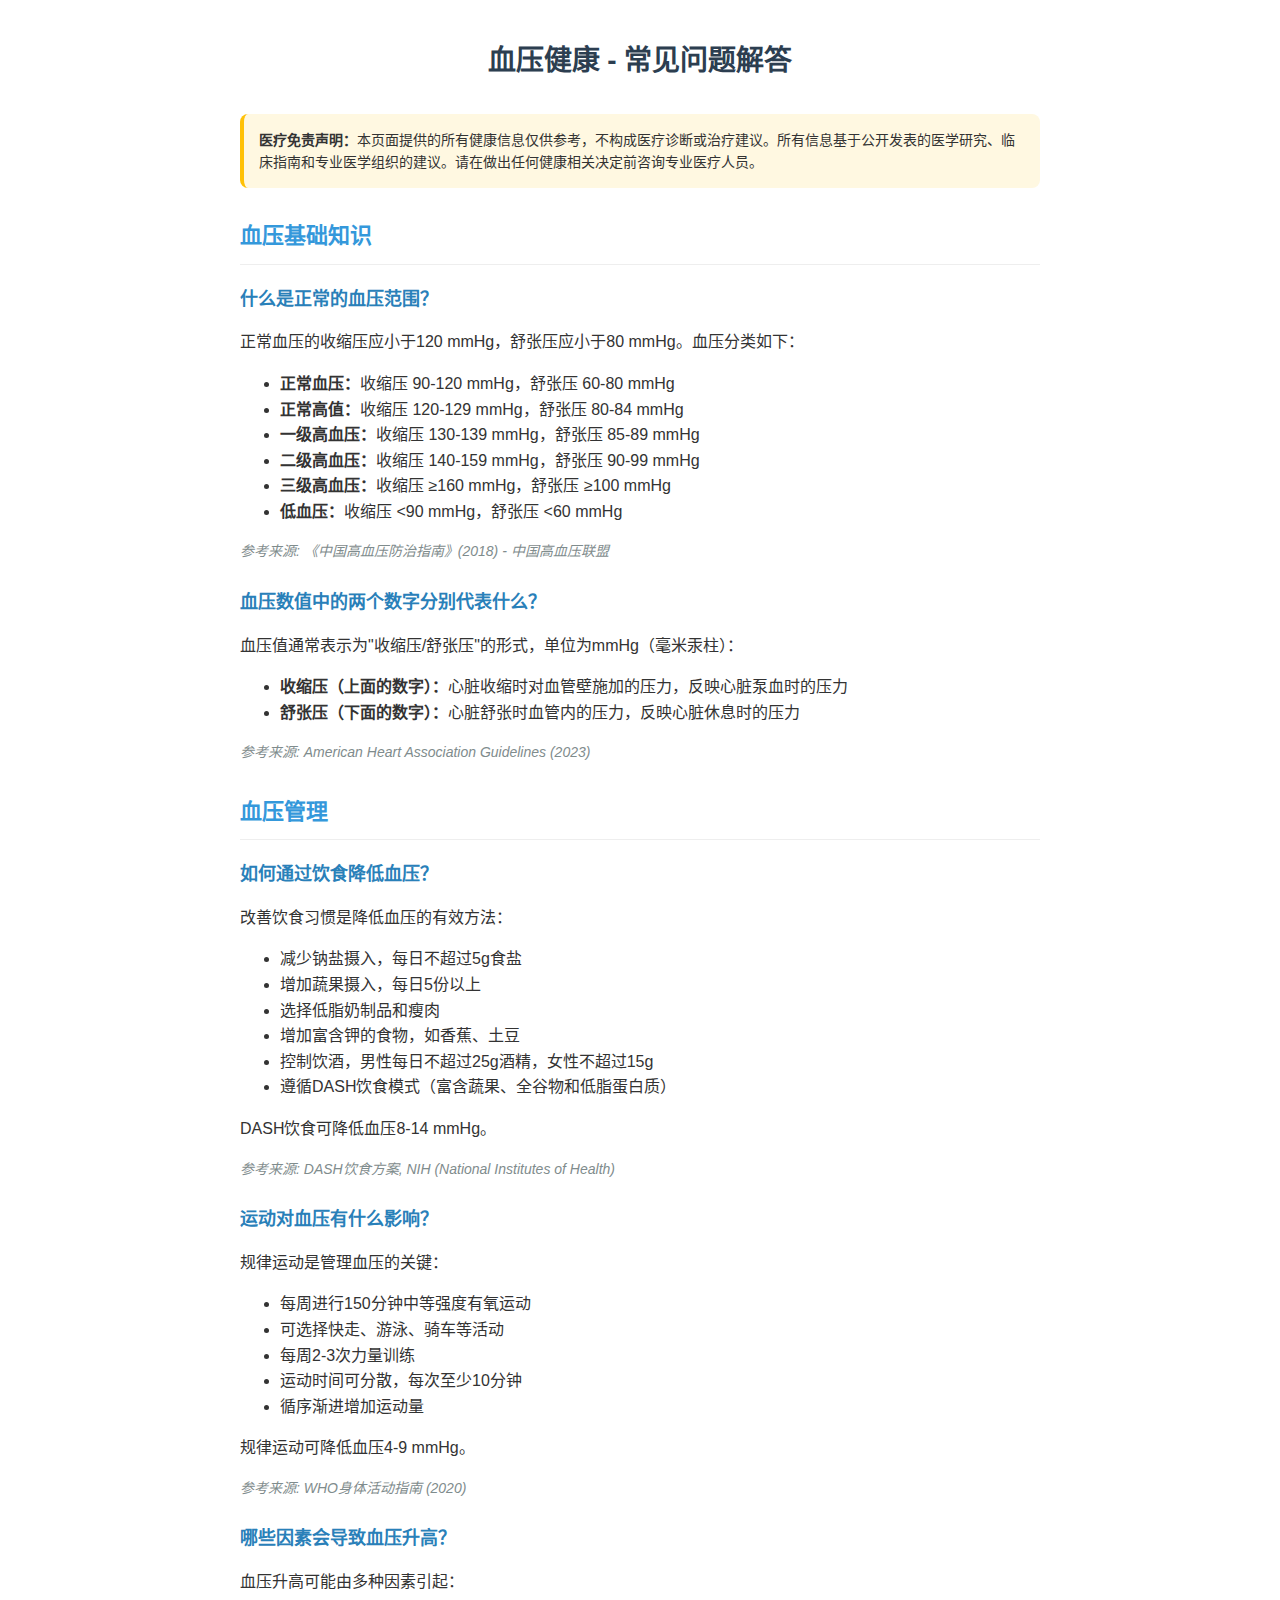
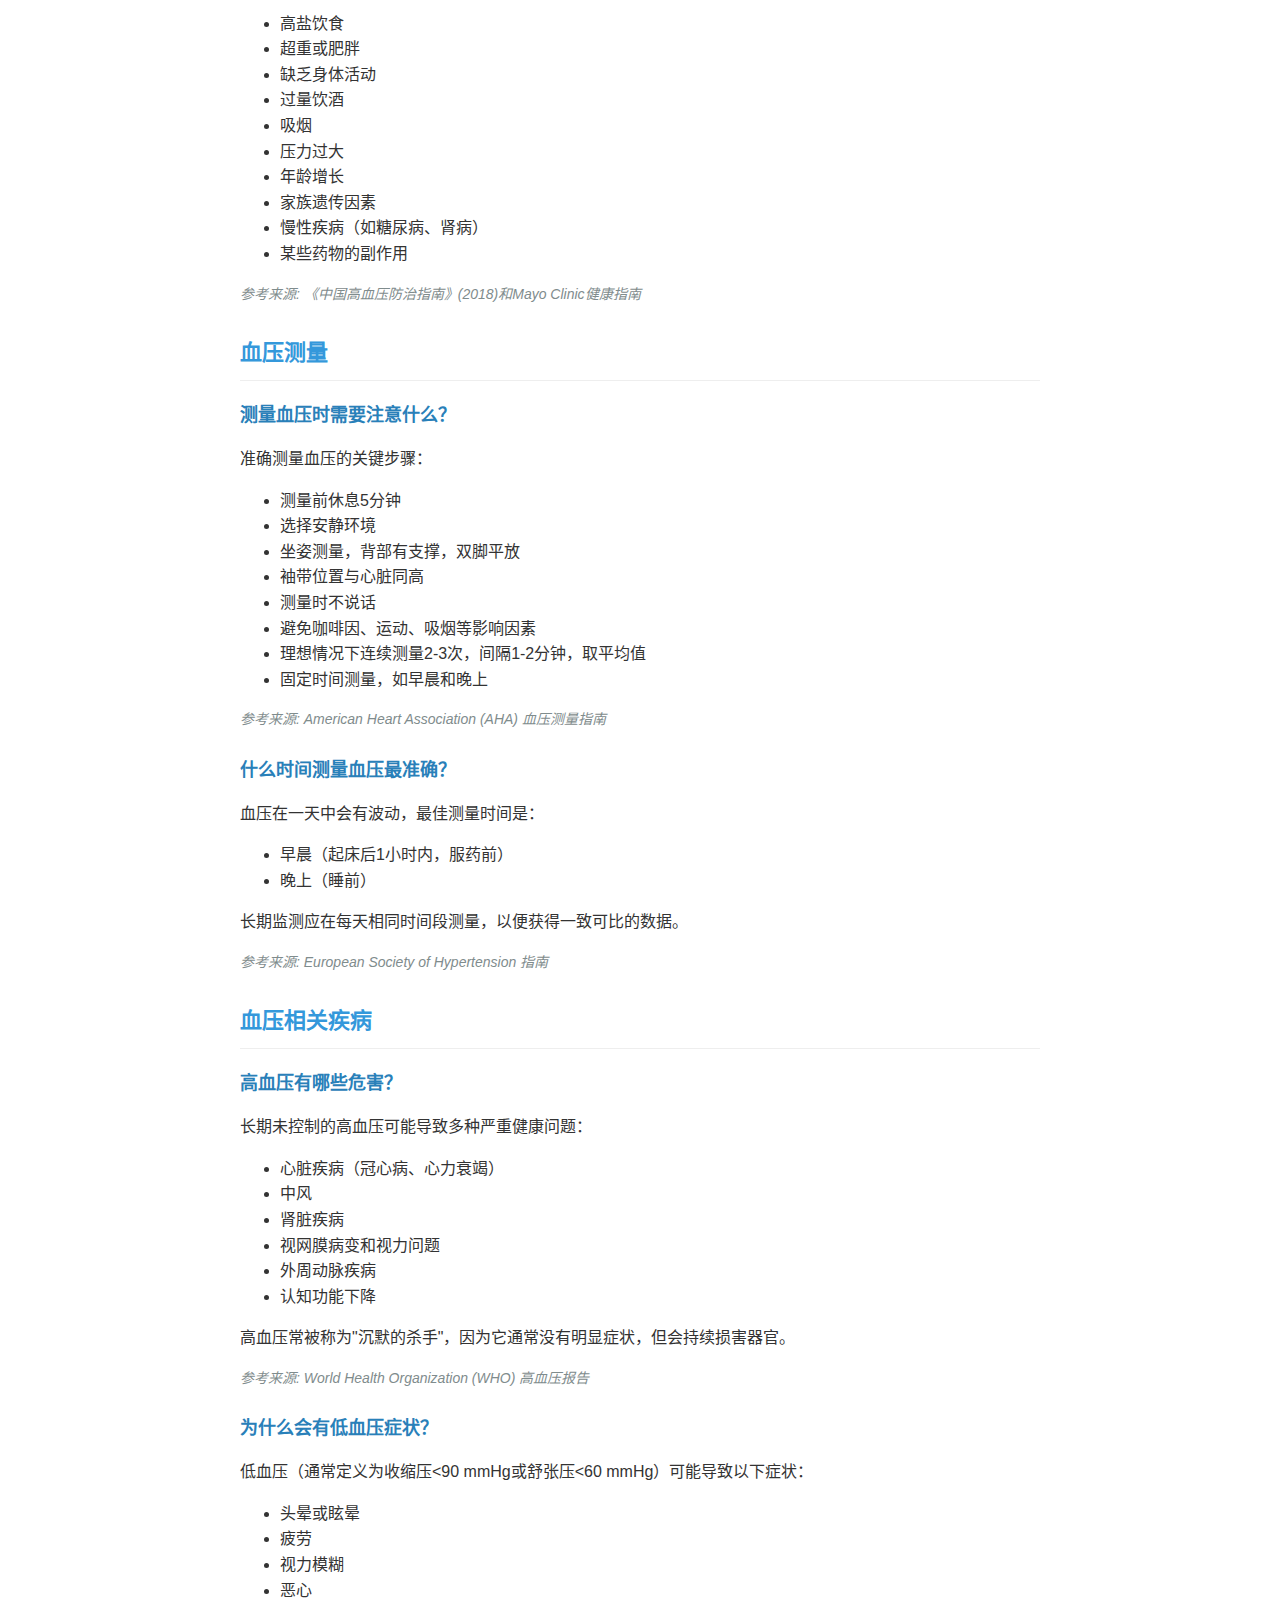
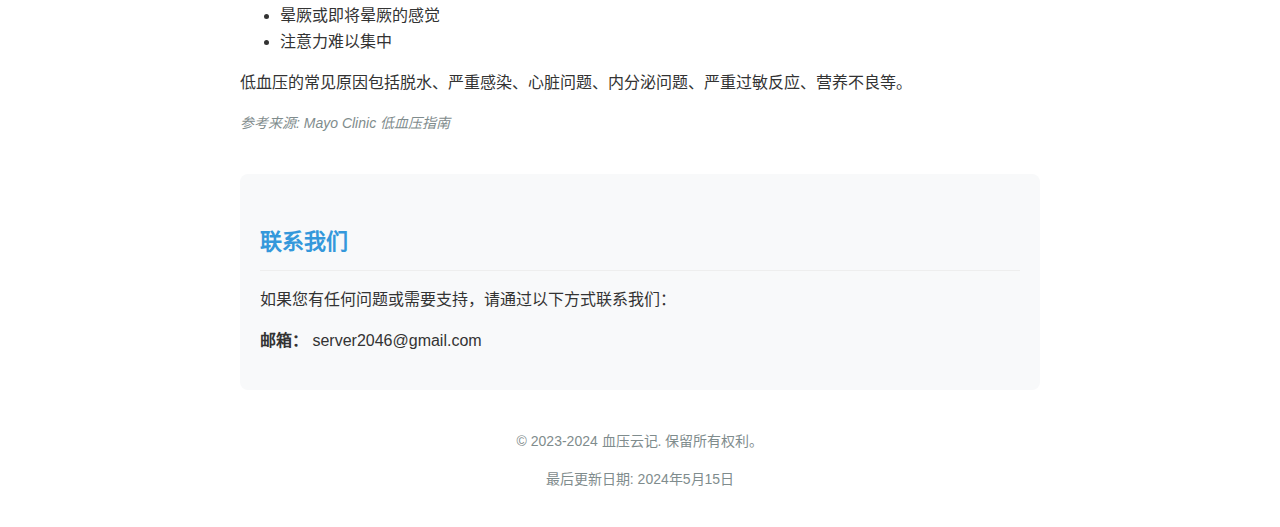
<file: faq.html>
<!DOCTYPE html>
<html lang="zh-CN">
<head>
    <meta charset="UTF-8">
    <meta name="viewport" content="width=device-width, initial-scale=1.0">
    <title>血压健康 - 常见问题解答</title>
    <style>
        body {
            font-family: -apple-system, BlinkMacSystemFont, "Segoe UI", Roboto, Helvetica, Arial, sans-serif;
            line-height: 1.6;
            color: #333;
            max-width: 800px;
            margin: 0 auto;
            padding: 20px;
        }
        h1 {
            color: #2c3e50;
            font-size: 28px;
            margin-bottom: 20px;
            text-align: center;
        }
        h2 {
            color: #3498db;
            font-size: 22px;
            margin-top: 30px;
            margin-bottom: 15px;
            border-bottom: 1px solid #eee;
            padding-bottom: 10px;
        }
        p {
            margin-bottom: 16px;
        }
        .question {
            font-weight: bold;
            color: #2980b9;
            margin-top: 20px;
            font-size: 18px;
        }
        .answer {
            margin-bottom: 25px;
        }
        .reference {
            font-size: 14px;
            color: #7f8c8d;
            font-style: italic;
        }
        .contact {
            background-color: #f8f9fa;
            padding: 20px;
            border-radius: 8px;
            margin-top: 40px;
        }
        .footer {
            margin-top: 40px;
            text-align: center;
            font-size: 14px;
            color: #7f8c8d;
        }
        .disclaimer {
            font-size: 14px;
            background-color: #fff8e1;
            padding: 15px;
            border-radius: 8px;
            margin: 30px 0;
            border-left: 4px solid #ffc107;
        }
    </style>
</head>
<body>
    <h1>血压健康 - 常见问题解答</h1>
    
    <div class="disclaimer">
        <strong>医疗免责声明：</strong>本页面提供的所有健康信息仅供参考，不构成医疗诊断或治疗建议。所有信息基于公开发表的医学研究、临床指南和专业医学组织的建议。请在做出任何健康相关决定前咨询专业医疗人员。
    </div>

    <h2>血压基础知识</h2>
    
    <div class="question">什么是正常的血压范围？</div>
    <div class="answer">
        <p>正常血压的收缩压应小于120 mmHg，舒张压应小于80 mmHg。血压分类如下：</p>
        <ul>
            <li><strong>正常血压：</strong>收缩压 90-120 mmHg，舒张压 60-80 mmHg</li>
            <li><strong>正常高值：</strong>收缩压 120-129 mmHg，舒张压 80-84 mmHg</li>
            <li><strong>一级高血压：</strong>收缩压 130-139 mmHg，舒张压 85-89 mmHg</li>
            <li><strong>二级高血压：</strong>收缩压 140-159 mmHg，舒张压 90-99 mmHg</li>
            <li><strong>三级高血压：</strong>收缩压 ≥160 mmHg，舒张压 ≥100 mmHg</li>
            <li><strong>低血压：</strong>收缩压 <90 mmHg，舒张压 <60 mmHg</li>
        </ul>
        <p class="reference">参考来源: 《中国高血压防治指南》(2018) - 中国高血压联盟</p>
    </div>

    <div class="question">血压数值中的两个数字分别代表什么？</div>
    <div class="answer">
        <p>血压值通常表示为"收缩压/舒张压"的形式，单位为mmHg（毫米汞柱）：</p>
        <ul>
            <li><strong>收缩压（上面的数字）：</strong>心脏收缩时对血管壁施加的压力，反映心脏泵血时的压力</li>
            <li><strong>舒张压（下面的数字）：</strong>心脏舒张时血管内的压力，反映心脏休息时的压力</li>
        </ul>
        <p class="reference">参考来源: American Heart Association Guidelines (2023)</p>
    </div>

    <h2>血压管理</h2>

    <div class="question">如何通过饮食降低血压？</div>
    <div class="answer">
        <p>改善饮食习惯是降低血压的有效方法：</p>
        <ul>
            <li>减少钠盐摄入，每日不超过5g食盐</li>
            <li>增加蔬果摄入，每日5份以上</li>
            <li>选择低脂奶制品和瘦肉</li>
            <li>增加富含钾的食物，如香蕉、土豆</li>
            <li>控制饮酒，男性每日不超过25g酒精，女性不超过15g</li>
            <li>遵循DASH饮食模式（富含蔬果、全谷物和低脂蛋白质）</li>
        </ul>
        <p>DASH饮食可降低血压8-14 mmHg。</p>
        <p class="reference">参考来源: DASH饮食方案, NIH (National Institutes of Health)</p>
    </div>

    <div class="question">运动对血压有什么影响？</div>
    <div class="answer">
        <p>规律运动是管理血压的关键：</p>
        <ul>
            <li>每周进行150分钟中等强度有氧运动</li>
            <li>可选择快走、游泳、骑车等活动</li>
            <li>每周2-3次力量训练</li>
            <li>运动时间可分散，每次至少10分钟</li>
            <li>循序渐进增加运动量</li>
        </ul>
        <p>规律运动可降低血压4-9 mmHg。</p>
        <p class="reference">参考来源: WHO身体活动指南 (2020)</p>
    </div>

    <div class="question">哪些因素会导致血压升高？</div>
    <div class="answer">
        <p>血压升高可能由多种因素引起：</p>
        <ul>
            <li>高盐饮食</li>
            <li>超重或肥胖</li>
            <li>缺乏身体活动</li>
            <li>过量饮酒</li>
            <li>吸烟</li>
            <li>压力过大</li>
            <li>年龄增长</li>
            <li>家族遗传因素</li>
            <li>慢性疾病（如糖尿病、肾病）</li>
            <li>某些药物的副作用</li>
        </ul>
        <p class="reference">参考来源: 《中国高血压防治指南》(2018)和Mayo Clinic健康指南</p>
    </div>

    <h2>血压测量</h2>

    <div class="question">测量血压时需要注意什么？</div>
    <div class="answer">
        <p>准确测量血压的关键步骤：</p>
        <ul>
            <li>测量前休息5分钟</li>
            <li>选择安静环境</li>
            <li>坐姿测量，背部有支撑，双脚平放</li>
            <li>袖带位置与心脏同高</li>
            <li>测量时不说话</li>
            <li>避免咖啡因、运动、吸烟等影响因素</li>
            <li>理想情况下连续测量2-3次，间隔1-2分钟，取平均值</li>
            <li>固定时间测量，如早晨和晚上</li>
        </ul>
        <p class="reference">参考来源: American Heart Association (AHA) 血压测量指南</p>
    </div>

    <div class="question">什么时间测量血压最准确？</div>
    <div class="answer">
        <p>血压在一天中会有波动，最佳测量时间是：</p>
        <ul>
            <li>早晨（起床后1小时内，服药前）</li>
            <li>晚上（睡前）</li>
        </ul>
        <p>长期监测应在每天相同时间段测量，以便获得一致可比的数据。</p>
        <p class="reference">参考来源: European Society of Hypertension 指南</p>
    </div>

    <h2>血压相关疾病</h2>

    <div class="question">高血压有哪些危害？</div>
    <div class="answer">
        <p>长期未控制的高血压可能导致多种严重健康问题：</p>
        <ul>
            <li>心脏疾病（冠心病、心力衰竭）</li>
            <li>中风</li>
            <li>肾脏疾病</li>
            <li>视网膜病变和视力问题</li>
            <li>外周动脉疾病</li>
            <li>认知功能下降</li>
        </ul>
        <p>高血压常被称为"沉默的杀手"，因为它通常没有明显症状，但会持续损害器官。</p>
        <p class="reference">参考来源: World Health Organization (WHO) 高血压报告</p>
    </div>

    <div class="question">为什么会有低血压症状？</div>
    <div class="answer">
        <p>低血压（通常定义为收缩压<90 mmHg或舒张压<60 mmHg）可能导致以下症状：</p>
        <ul>
            <li>头晕或眩晕</li>
            <li>疲劳</li>
            <li>视力模糊</li>
            <li>恶心</li>
            <li>晕厥或即将晕厥的感觉</li>
            <li>注意力难以集中</li>
        </ul>
        <p>低血压的常见原因包括脱水、严重感染、心脏问题、内分泌问题、严重过敏反应、营养不良等。</p>
        <p class="reference">参考来源: Mayo Clinic 低血压指南</p>
    </div>

    <div class="contact">
        <h2>联系我们</h2>
        <p>如果您有任何问题或需要支持，请通过以下方式联系我们：</p>
        <p><strong>邮箱：</strong> server2046@gmail.com</p>
    </div>

    <div class="footer">
        <p>© 2023-2024 血压云记. 保留所有权利。</p>
        <p>最后更新日期: 2024年5月15日</p>
    </div>
</body>
</html>
</file>
